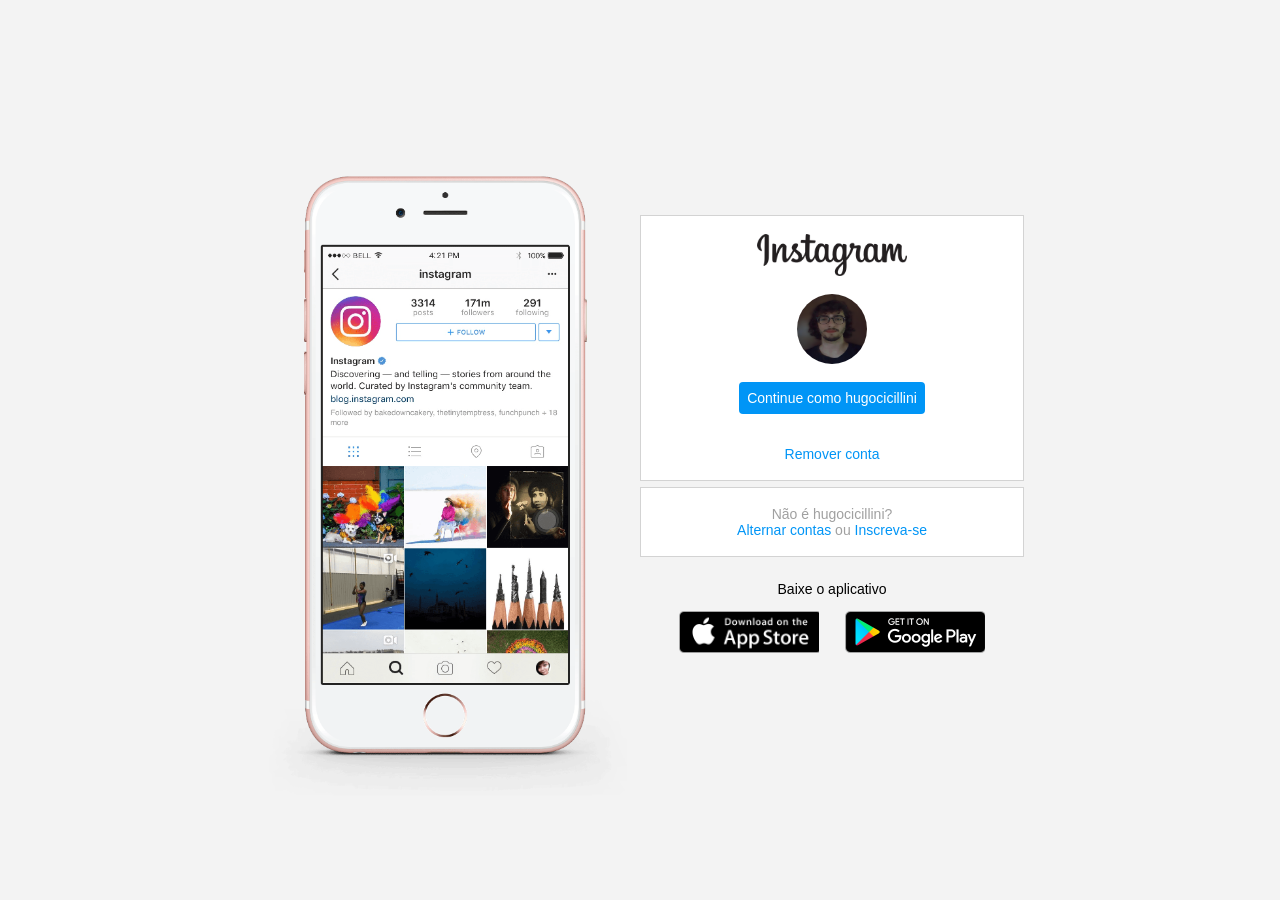
<file: html-css/impulso-javascript-dio/index.html>
<!DOCTYPE html>
<html lang="pt-br">

<head>
  <meta charset="UTF-8">
  <meta name="viewport" content="width=device-width, initial-scale=1.0">
  <link rel="shortcut icon" href="./img/instagram-favicon.png" type="image/x-icon">
  <link rel="stylesheet" href="styles.css">
  <title>Instagram</title>
</head>

<body>
  <div class="instagram-wrapper">
    <div class="instagram-phone">
      <img src="./img/instagram-celular.png" alt="celular">
    </div>
    <div class="instagram-continue">
      <div class="group">
        <img src="./img/instagram-logo.png" class="instagram-logo" alt="instagram logo">
        <div class="profile-photo">
          <img src="./img/perfil.png" alt="foto de perfil">
        </div>
        <a href="#" class="instagram-login">Continue como hugocicillini</a>
        <a href="#" class="instagram-logout">Remover conta</a>
      </div>
      <div class="group">
        <p class="not-account">Não é hugocicillini?</p>
        <p class="not-account">
          <span class="link-blue"><a href="" class="instagram-logout">Alternar contas</a></span>
          ou
          <span class="link-blue"><a href="" class="instagram-logout">Inscreva-se</a></span>
        </p>
      </div>
      <div class="get-the-app">
        <p class="get-app">Baixe o aplicativo</p>
        <div class="download">
          <a href="#" class="app-download"></a>
          <a href="#" class="app-download"></a>
        </div>
      </div>
    </div>
  </div>
</body>

</html>
</file>
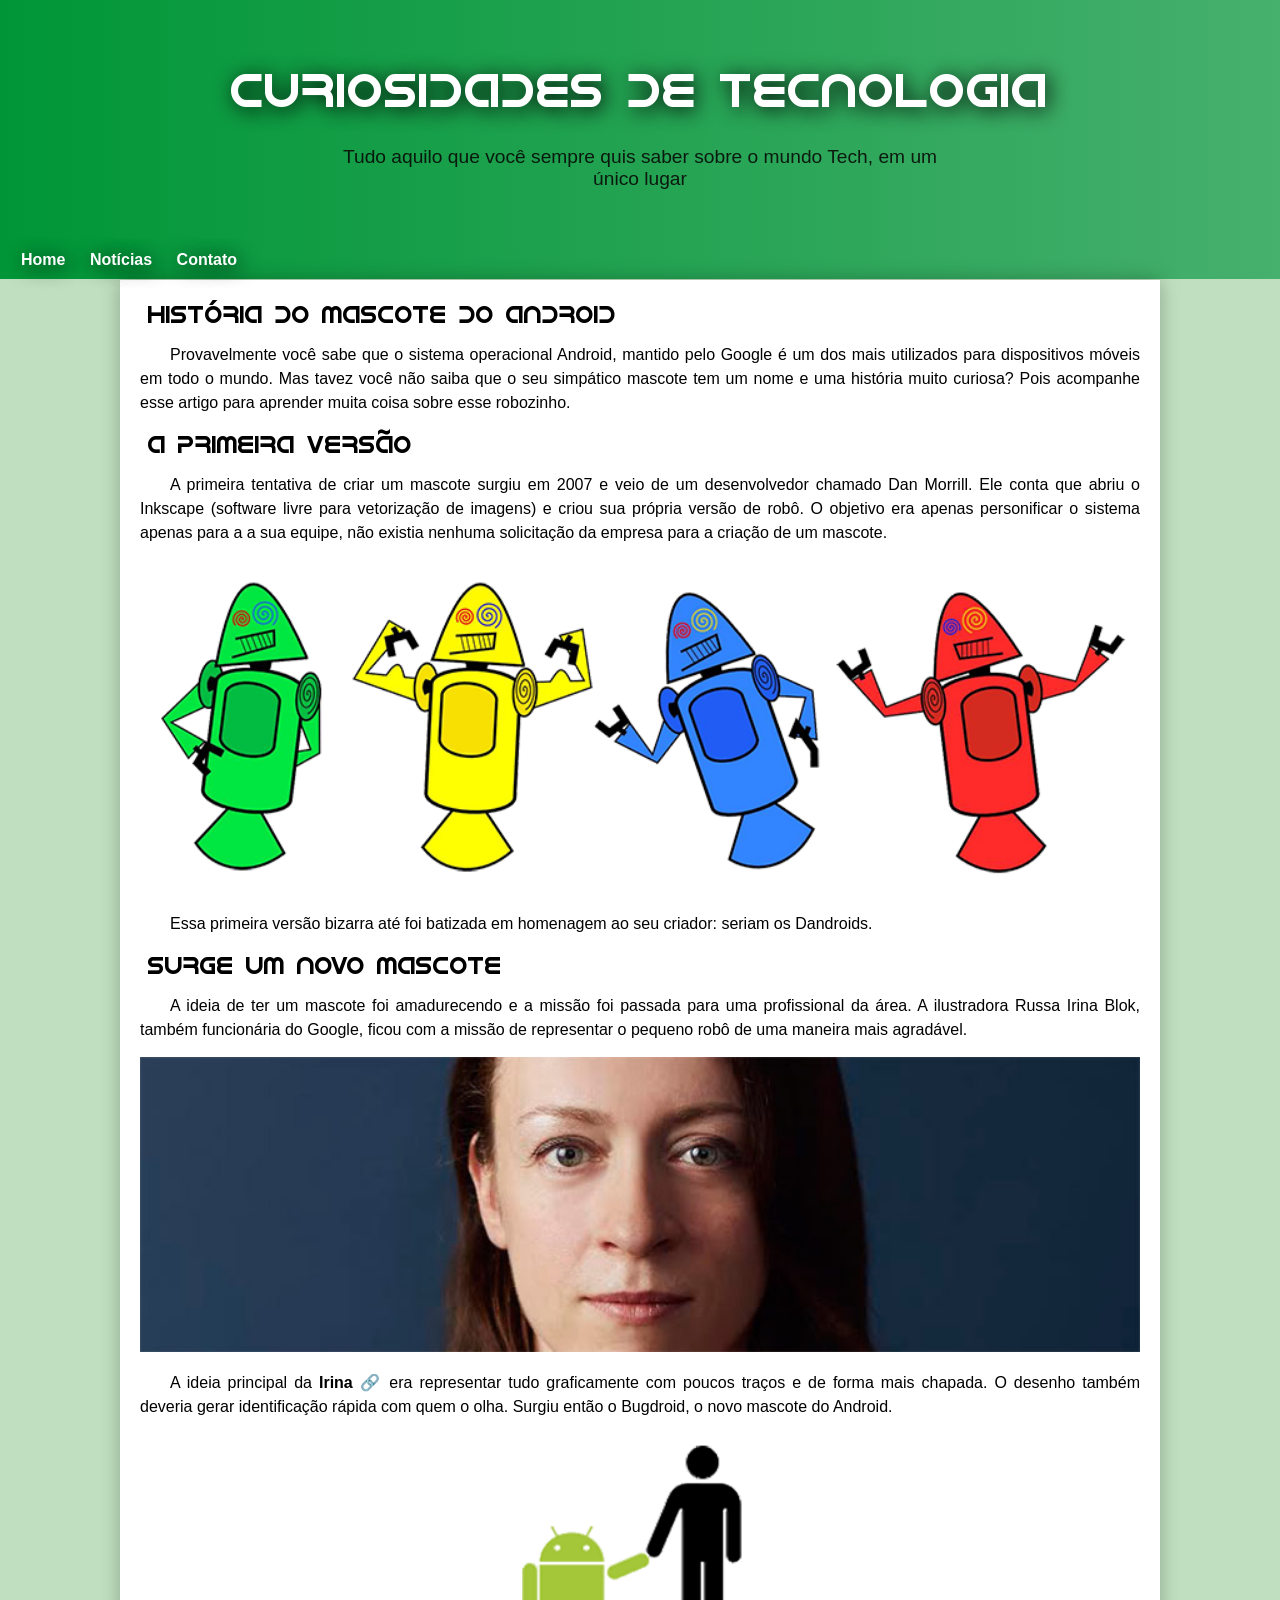
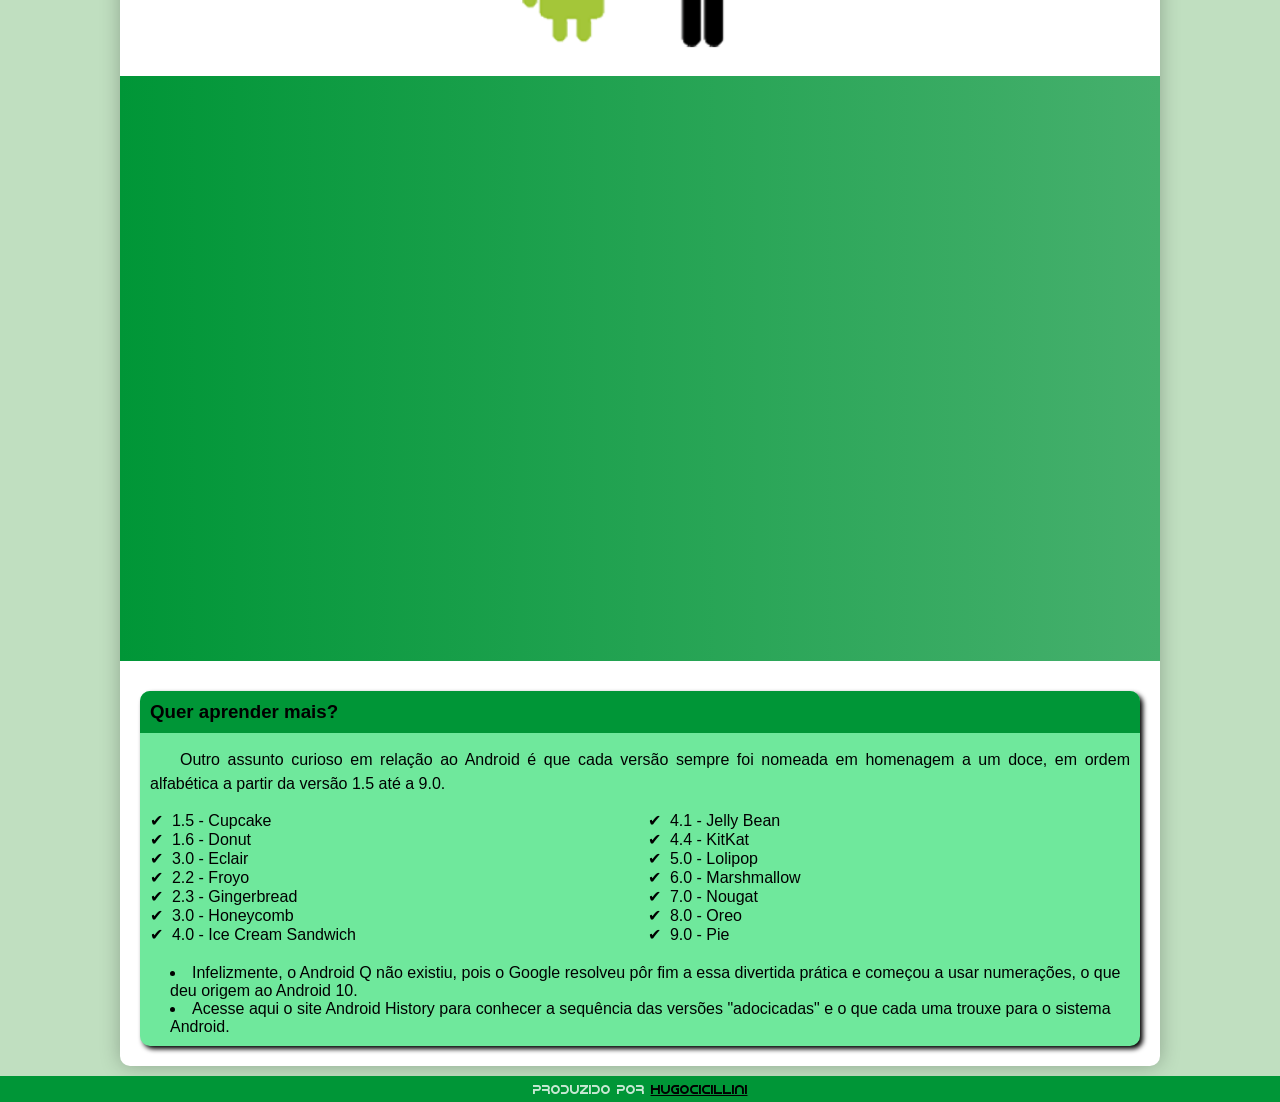
<file: html-css/projeto-android/index.html>
<!DOCTYPE html>
<html lang="pt-br">

<head>
    <meta charset="UTF-8">
    <meta http-equiv="X-UA-Compatible" content="IE=edge">
    <meta name="viewport" content="width=device-width, initial-scale=1.0">
    <title>Como surgiu o mascote do Android</title>
    <link rel="shortcut icon" href="imagens/favicon.ico" type="image/x-icon">
    <link rel="stylesheet" href="style/style.css">

</head>

<body>
    <header>
        <h1>Curiosidades de Tecnologia</h1>
        <p>Tudo aquilo que você sempre quis saber sobre o mundo Tech, em um único lugar</p>
        <nav>
            <a href=#>Home</a>
            <a href=#>Notícias</a>
            <a href=#>Contato</a>
        </nav>
    </header>

    <main>
        <section>
            <h1>História do Mascote do Android
            </h1>

            <p>Provavelmente você sabe que o sistema operacional Android, mantido pelo Google é um dos mais utilizados
                para dispositivos móveis em todo o mundo. Mas tavez você não saiba que o seu simpático mascote tem um
                nome e uma história muito curiosa? Pois acompanhe esse artigo para aprender muita coisa sobre esse
                robozinho.
            </p>

            <h2>A primeira versão

            </h2>

            <p> A primeira tentativa de criar um mascote surgiu em 2007 e veio de um desenvolvedor chamado Dan Morrill.
                Ele conta que abriu o Inkscape (software livre para vetorização de imagens) e criou sua própria versão
                de robô. O objetivo era apenas personificar o sistema apenas para a a sua equipe, não existia nenhuma
                solicitação da empresa para a criação de um mascote.
            </p>

            <picture>
                <source media="(max-width: 800px )" srcset="imagens/dan-droids-pq.png">
                <img src="imagens/dan-droids.png" alt="robots">
            </picture>

            <p>Essa primeira versão bizarra até foi batizada em homenagem ao seu criador: seriam os Dandroids.
            </p>

            <h2>Surge um Novo Mascote
            </h2>

            <p>A ideia de ter um mascote foi amadurecendo e a missão foi passada para uma profissional da área. A
                ilustradora Russa Irina Blok, também funcionária do Google, ficou com a missão de representar o pequeno
                robô de uma maneira mais agradável.
            </p>

            <picture>
                <source media="(max-width: 500px)" srcset="imagens/irina-blok-pq.jpg">
                <img src="imagens/irina-blok.jpg" alt="veia">
            </picture>

            <p>A ideia principal da <a href="#" target="_blank" class="externo">Irina</a> era representar tudo
                graficamente com poucos traços e de forma mais chapada. O desenho também deveria gerar identificação
                rápida com quem o olha. Surgiu então o Bugdroid, o novo mascote do Android.
            </p>

            <p>
                <abbr title="Robozinho Android"><img src="imagens/bugdroid.png" class="pequena" alt="homem"></abbr>
            </p>

            <div class="video">
                <iframe width="560" height="315" src="https://www.youtube.com/embed/xLMP4ro14fo"
                    title="YouTube video player" frameborder="0"
                    allow="accelerometer; autoplay; clipboard-write; encrypted-media; gyroscope; picture-in-picture"
                    allowfullscreen></iframe>
            </div>

            <aside>
                <h3><strong>Quer aprender mais?</strong>
                </h3>

                <p>Outro assunto curioso em relação ao Android é que cada versão sempre foi nomeada em homenagem a um
                    doce, em ordem alfabética a partir da versão 1.5 até a 9.0.
                </p>

                <ul>
                    <li>1.5 - Cupcake</li>
                    <li>1.6 - Donut</li>
                    <li>3.0 - Eclair</li>
                    <li>2.2 - Froyo</li>
                    <li>2.3 - Gingerbread</li>
                    <li>3.0 - Honeycomb</li>
                    <li>4.0 - Ice Cream Sandwich</li>
                    <li>4.1 - Jelly Bean</li>
                    <li>4.4 - KitKat</li>
                    <li>5.0 - Lolipop</li>
                    <li>6.0 - Marshmallow</li>
                    <li>7.0 - Nougat</li>
                    <li>8.0 - Oreo</li>
                    <li>9.0 - Pie</li>
                </ul>

                <li>Infelizmente, o Android Q não existiu, pois o Google resolveu pôr fim a essa divertida prática e
                    começou a usar numerações, o que deu origem ao Android 10.
                </li>

                <li>Acesse aqui o site Android History para conhecer a sequência das versões "adocicadas" e o que cada
                    uma trouxe para o sistema Android.
                </li>
            </aside>
        </section>
    </main>

    <footer>
        <p>Produzido por <a href="https://github.com/hugocicillini" target="_blank" rel="dofollow">hugocicillini</a></p>
    </footer>
</body>

</html>
</file>
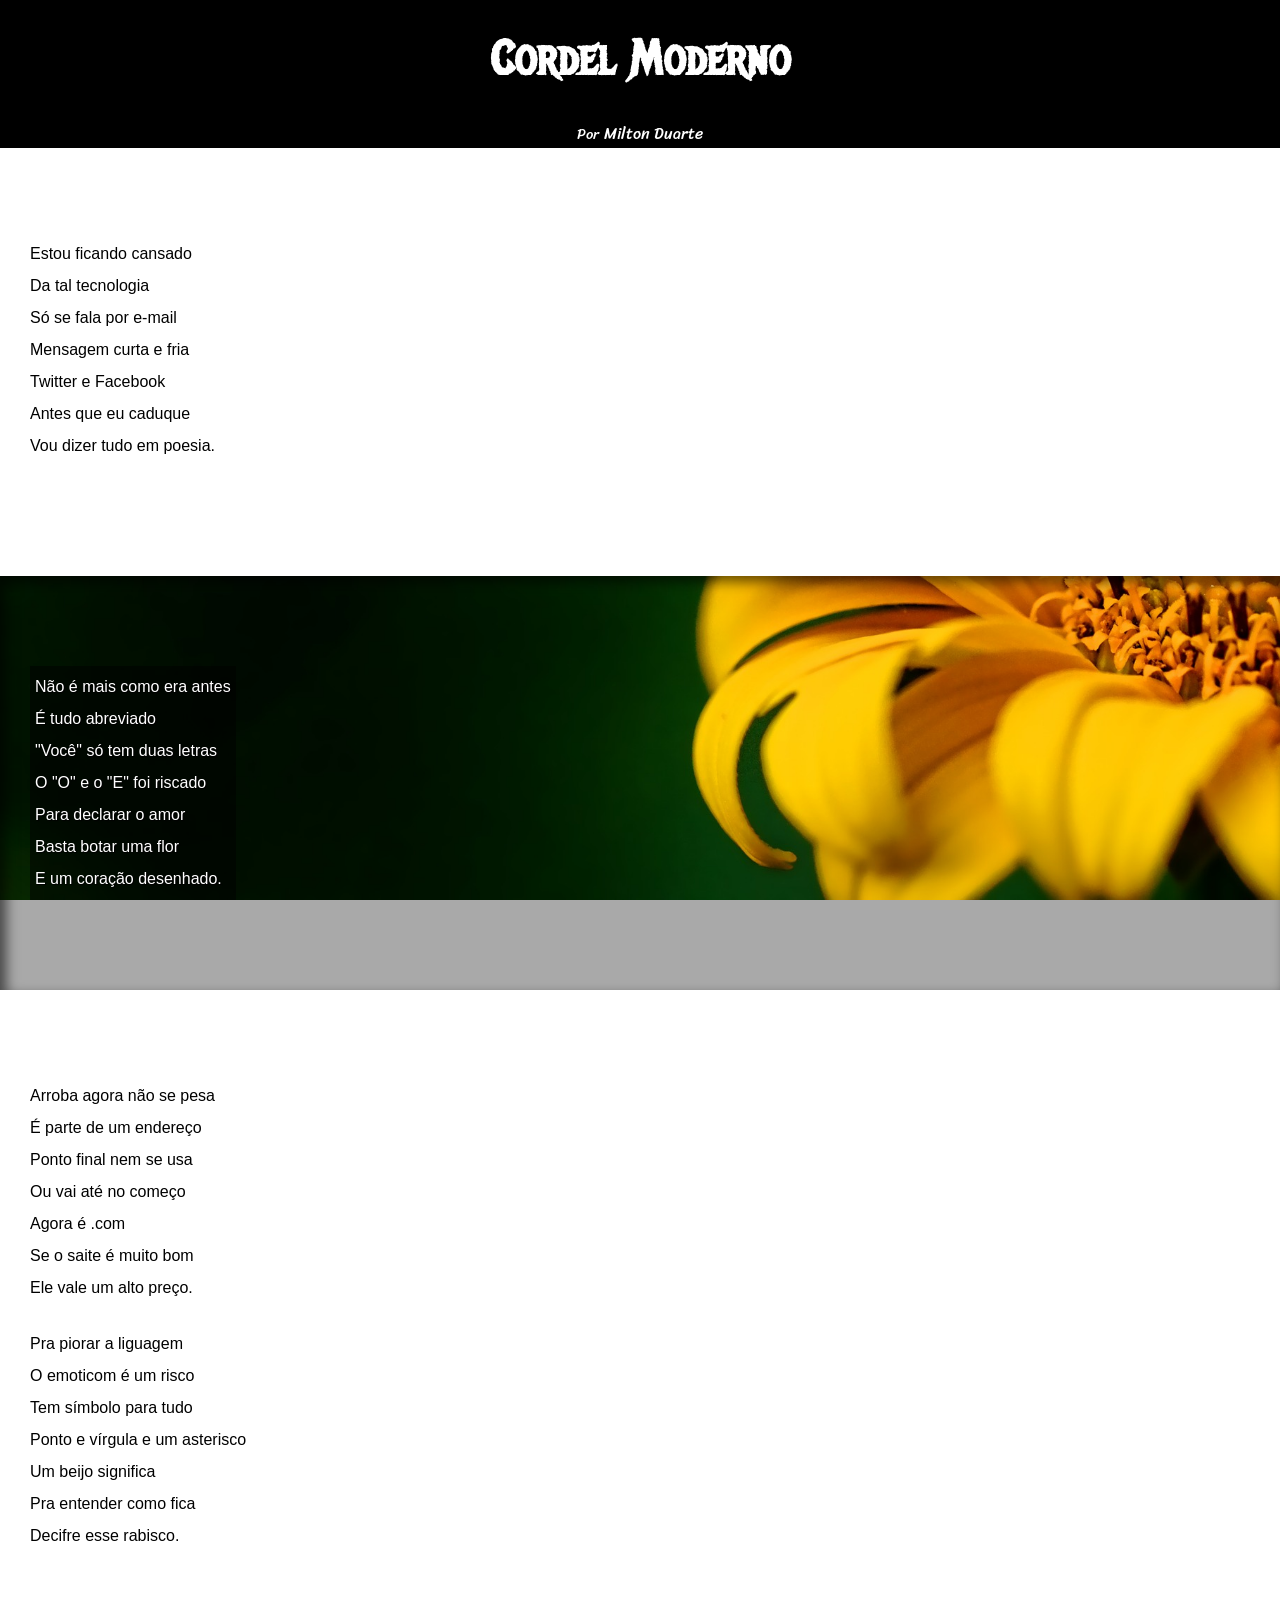
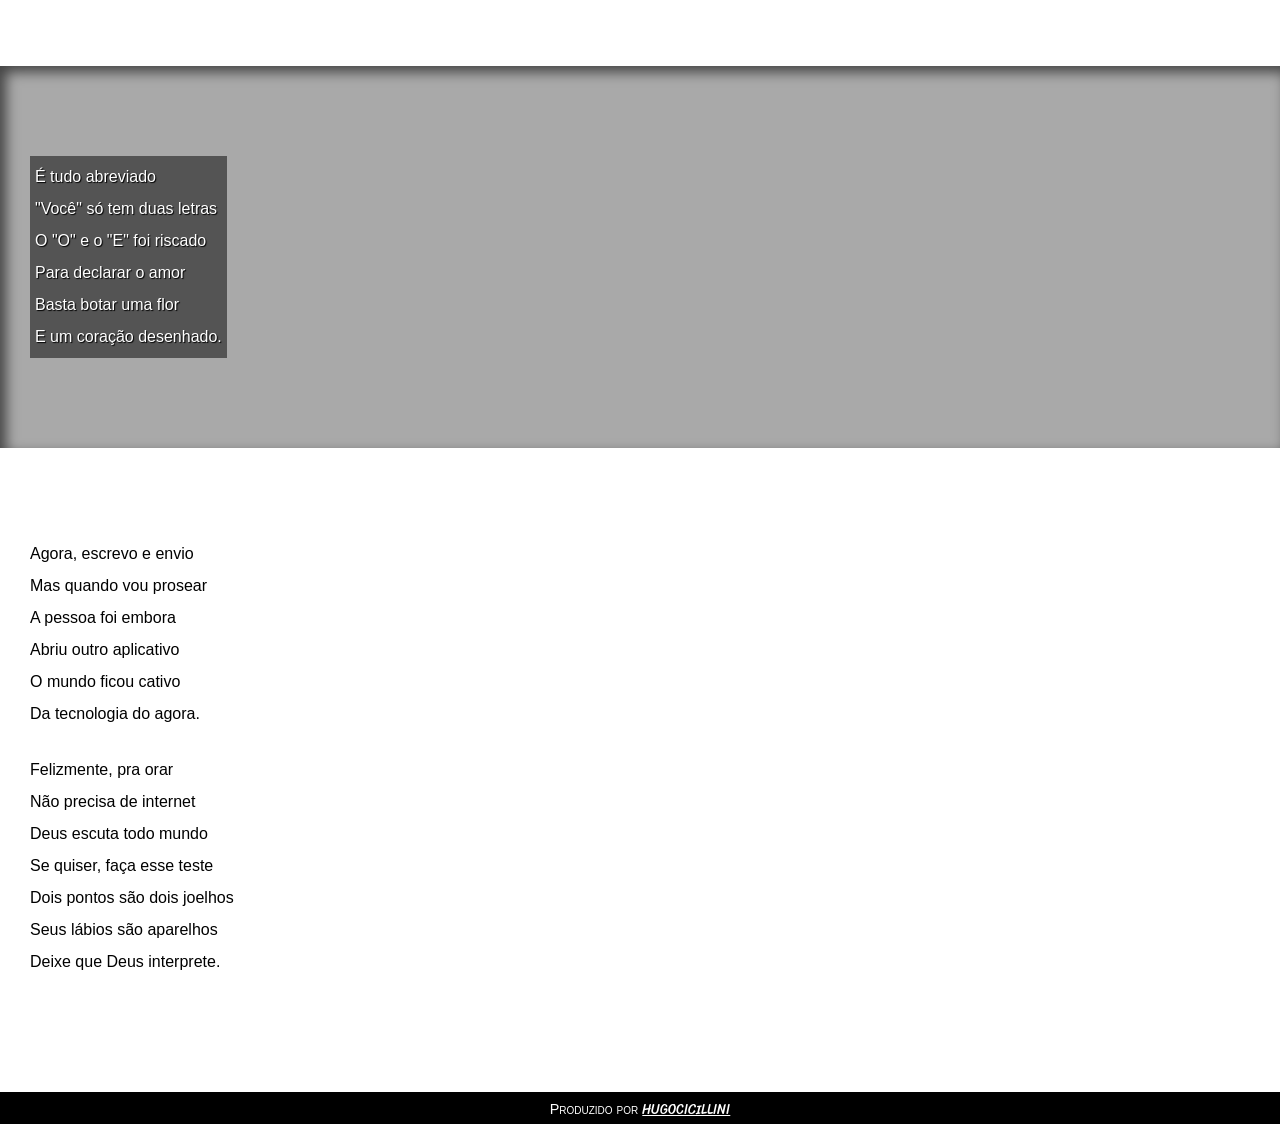
<file: html-css/projeto-cordel/index.html>
<!DOCTYPE html>
<html lang="pt-br">

<head>
    <meta charset="UTF-8">
    <meta http-equiv="X-UA-Compatible" content="IE=edge">
    <meta name="viewport" content="width=device-width, initial-scale=1.0">
    <title>Cordel Moderno</title>
    <link rel="stylesheet" href="style/style.css">
</head>

<body>
    <header>
        <h1>Cordel Moderno</h1>
        <p><span class="span">Por</span> <a href="https://www.recantodasletras.com.br/poesias/3186743"
                target="_blank">Milton Duarte</a></p>
    </header>
    <section class="normal">
        <p>
            Estou ficando cansado<br>
            Da tal tecnologia<br>
            Só se fala por e-mail<br>
            Mensagem curta e fria<br>
            Twitter e Facebook<br>
            Antes que eu caduque<br>
            Vou dizer tudo em poesia.
        </p>
    </section>

    <section class="imagem" id="img01">
        <p>
            Não é mais como era antes<br>
            É tudo abreviado<br>
            "Você" só tem duas letras<br>
            O "O" e o "E" foi riscado<br>
            Para declarar o amor<br>
            Basta botar uma flor<br>
            E um coração desenhado.
        </p>
    </section>

    <section class="normal">
        <p>
            Arroba agora não se pesa <br>
            É parte de um endereço<br>
            Ponto final nem se usa<br>
            Ou vai até no começo<br>
            Agora é .com<br>
            Se o saite é muito bom<br>
            Ele vale um alto preço.
        </p>
        <p>
            Pra piorar a liguagem<br>
            O emoticom é um risco<br>
            Tem símbolo para tudo<br>
            Ponto e vírgula e um asterisco<br>
            Um beijo significa<br>
            Pra entender como fica<br>
            Decifre esse rabisco.
        </p>
    </section>

    <section class="imagem" id="img02">
        <p>
            É tudo abreviado<br>
            "Você" só tem duas letras<br>
            O "O" e o "E" foi riscado<br>
            Para declarar o amor<br>
            Basta botar uma flor<br>
            E um coração desenhado.
        </p>
    </section>

    <section class="normal">
        <p>
            Agora, escrevo e envio<br>
            Mas quando vou prosear<br>
            A pessoa foi embora<br>
            Abriu outro aplicativo<br>
            O mundo ficou cativo<br>
            Da tecnologia do agora.
        </p>
        <p>
            Felizmente, pra orar<br>
            Não precisa de internet<br>
            Deus escuta todo mundo<br>
            Se quiser, faça esse teste<br>
            Dois pontos são dois joelhos<br>
            Seus lábios são aparelhos<br>
            Deixe que Deus interprete.<br>
        </p>
    </section>
    <footer>
        Produzido por <a href="https://github.com/hugocicillini" rel="dofollow" target="_blank">hugocicillini</a>
    </footer>
</body>

</html>
</file>
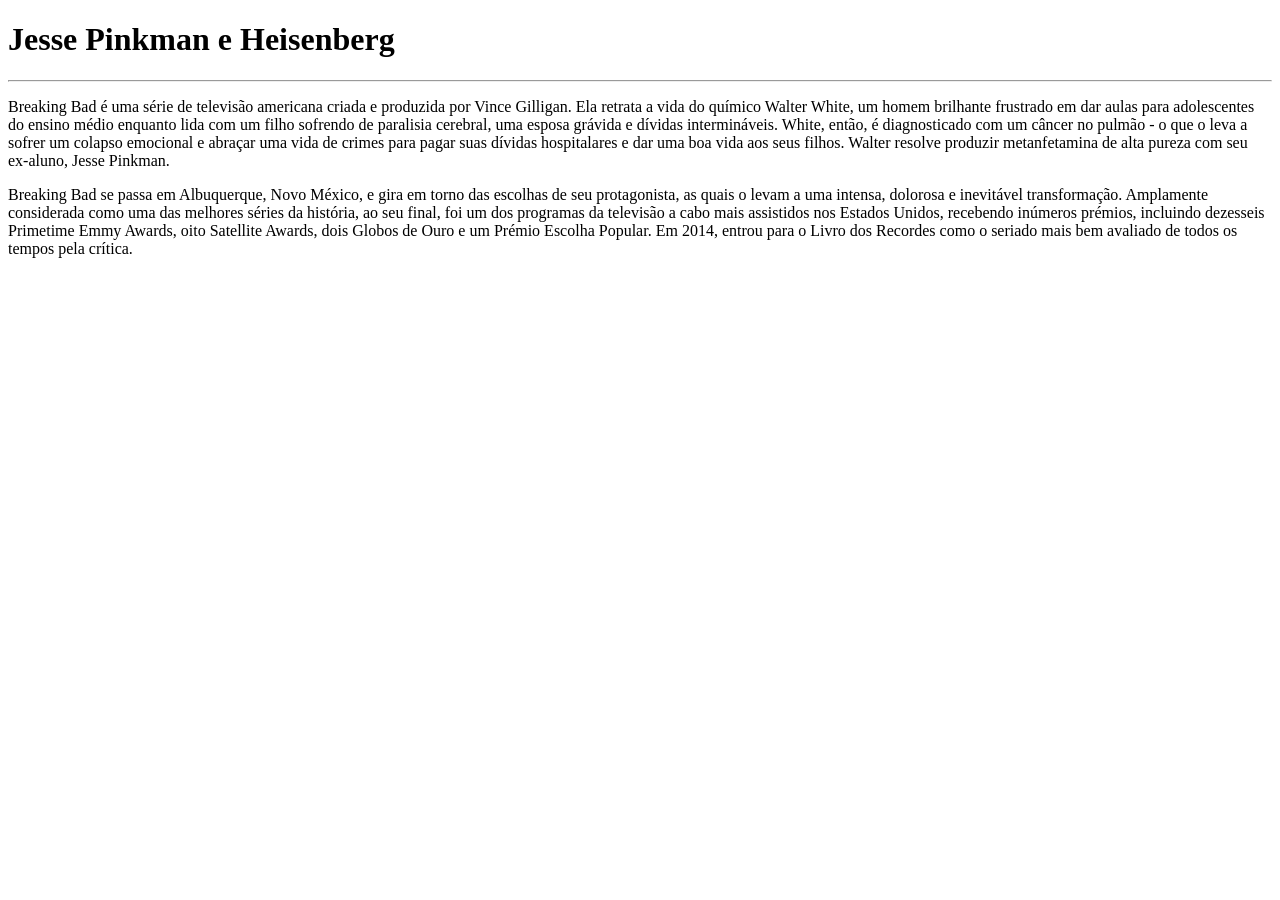
<file: html-css/exercicios-guanabara/ex001/index.html>
<!DOCTYPE html>
<html lang="pt-br">
<head>
    <meta charset="UTF-8">
    <meta http-equiv="X-UA-Compatible" content="IE=edge">
    <meta name="viewport" content="width=device-width, initial-scale=1.0">
    <title>Breaking Bad</title>
</head>
<body>
    <h1>Jesse Pinkman e Heisenberg</h1>
    <hr>
    <p>Breaking Bad é uma série de televisão americana criada e produzida por Vince Gilligan. Ela retrata a vida do químico Walter White, um homem brilhante frustrado em dar aulas para adolescentes do ensino médio enquanto lida com um filho sofrendo de paralisia cerebral, uma esposa grávida e dívidas intermináveis. White, então, é diagnosticado com um câncer no pulmão - o que o leva a sofrer um colapso emocional e abraçar uma vida de crimes para pagar suas dívidas hospitalares e dar uma boa vida aos seus filhos. Walter resolve produzir metanfetamina de alta pureza com seu ex-aluno, Jesse Pinkman.</p>
    <p>Breaking Bad se passa em Albuquerque, Novo México, e gira em torno das escolhas de seu protagonista, as quais o levam a uma intensa, dolorosa e inevitável transformação. Amplamente considerada como uma das melhores séries da história, ao seu final, foi um dos programas da televisão a cabo mais assistidos nos Estados Unidos, recebendo inúmeros prémios, incluindo dezesseis Primetime Emmy Awards, oito Satellite Awards, dois Globos de Ouro e um Prémio Escolha Popular. Em 2014, entrou para o Livro dos Recordes como o seriado mais bem avaliado de todos os tempos pela crítica.</p>
</body>
</html>
</file>
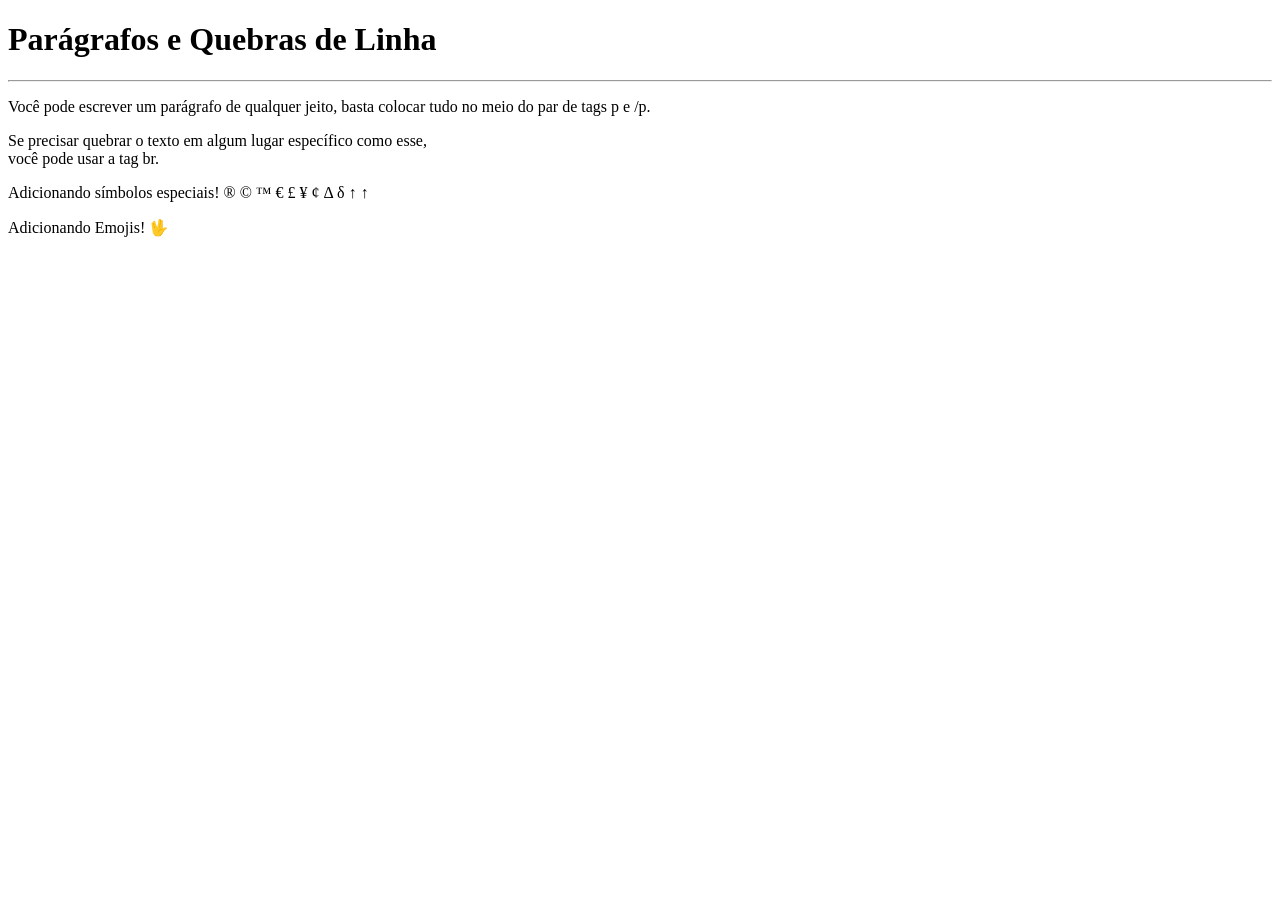
<file: html-css/exercicios-guanabara/ex002/index.html>
<!DOCTYPE html>
<html lang="pt-br">
<head>
    <meta charset="UTF-8">
    <meta http-equiv="X-UA-Compatible" content="IE=edge">
    <meta name="viewport" content="width=device-width, initial-scale=1.0">
    <title>Parágrafos</title>
</head>
<body>
    <h1>Parágrafos e Quebras de Linha</h1>
    <hr>
    <p> Você pode escrever um parágrafo de qualquer jeito, basta colocar tudo no meio do par de tags p e /p. </p>
    <p>Se precisar quebrar o texto em algum lugar específico como esse, <br> você pode usar a tag br. </p>
    <!--Exemplo de Comentário-->

    <p> Adicionando símbolos especiais!
    &reg;
    &copy;
    &trade;
    &euro;
    &pound;
    &yen;
    &cent;
    &Delta;
    &delta;
    &uparrow;
    &uarr;
    </p>
    <p> Adicionando Emojis!
    &#x1f596;
    </p>

</body>
</html>
</file>
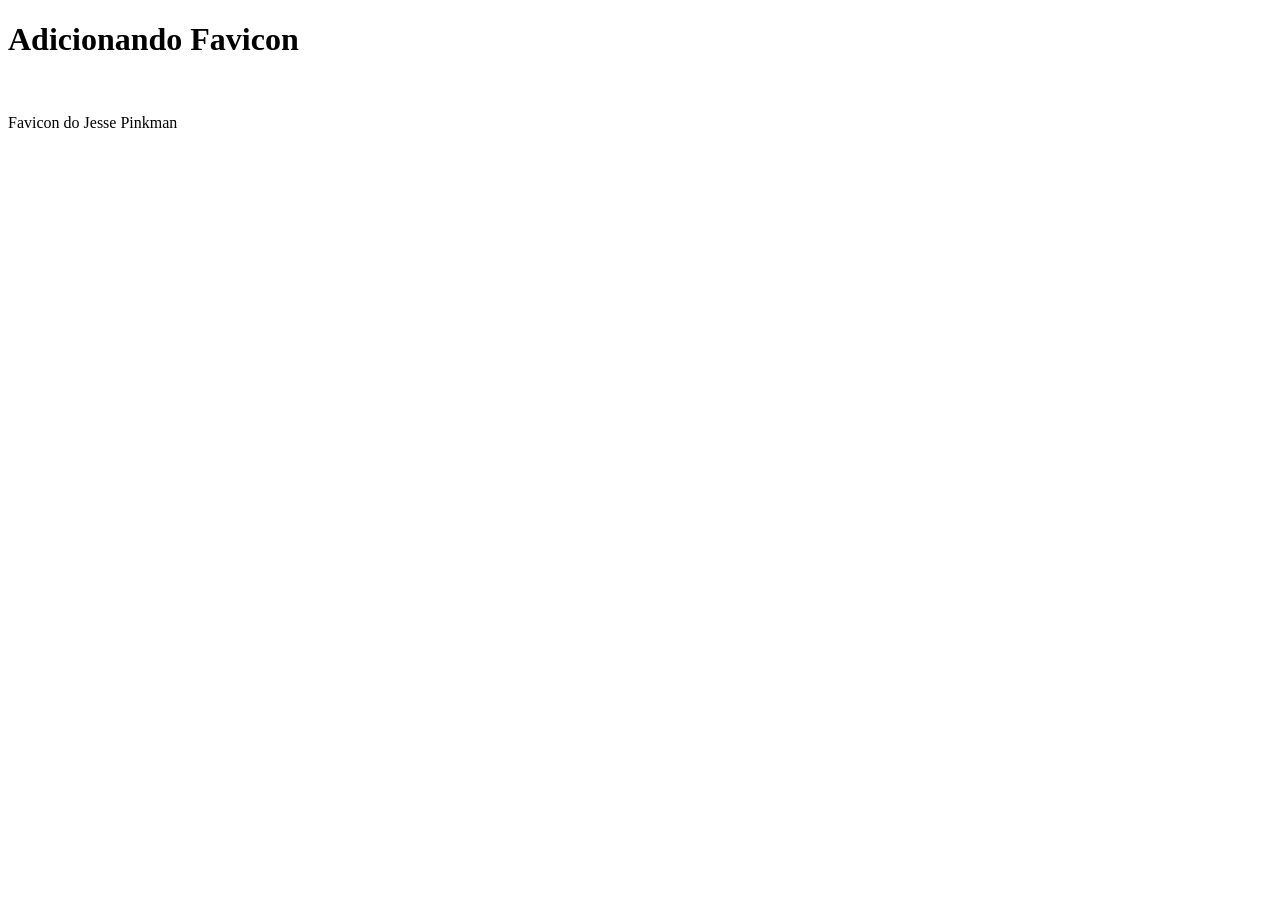
<file: html-css/exercicios-guanabara/ex004/index.html>
<!DOCTYPE html>
<html lang="pt-br">
<head>
    <meta charset="UTF-8">
    <meta http-equiv="X-UA-Compatible" content="IE=edge">
    <meta name="viewport" content="width=device-width, initial-scale=1.0">
    <link rel="shortcut icon" href="favicon.ico" type="image/x-icon"> 
    <title>Jesse Pinkman</title>
</head>
<body>
    <h1>Adicionando Favicon</h1> <br>
    <p>Favicon do Jesse Pinkman</p>
</body>
</html>
</file>
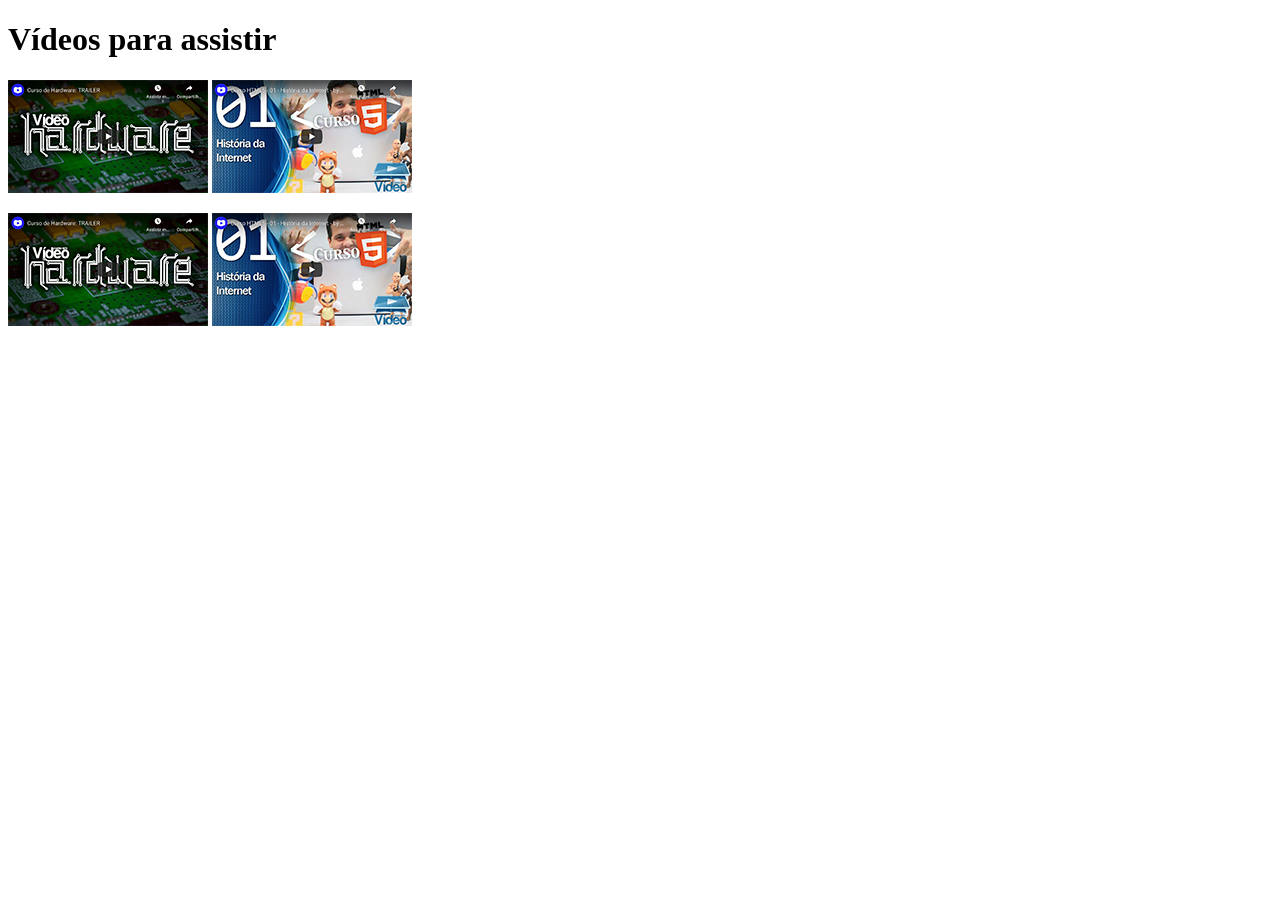
<file: html-css/exercicios-guanabara/ex005/index.html>
<!DOCTYPE html>
<html lang="pt-br">
<head>
    <meta charset="UTF-8">
    <meta http-equiv="X-UA-Compatible" content="IE=edge">
    <meta name="viewport" content="width=device-width, initial-scale=1.0">
    <title>Vídeos</title>
</head>
<body>
    <h1>Vídeos para assistir</h1>
        <p>
        <a href="pag02.html" target="_self" rel="next"><img src="imagens/thumb-hardware.png" alt="hardware"></a>
        <a href="pag03.html" target="_self" rel="next"><img src="imagens/thumb-html.png" alt="html"></a>
        </p>
        <p>
        <a href="pag04.html" target="_self" rel="next"><img src="imagens/thumb-hardware.png" alt="html"></a>
        <a href="pag05.html" target="_self" rel="next"><img src="imagens/thumb-html.png" alt="html"></a>
    </p>
</html>
</file>
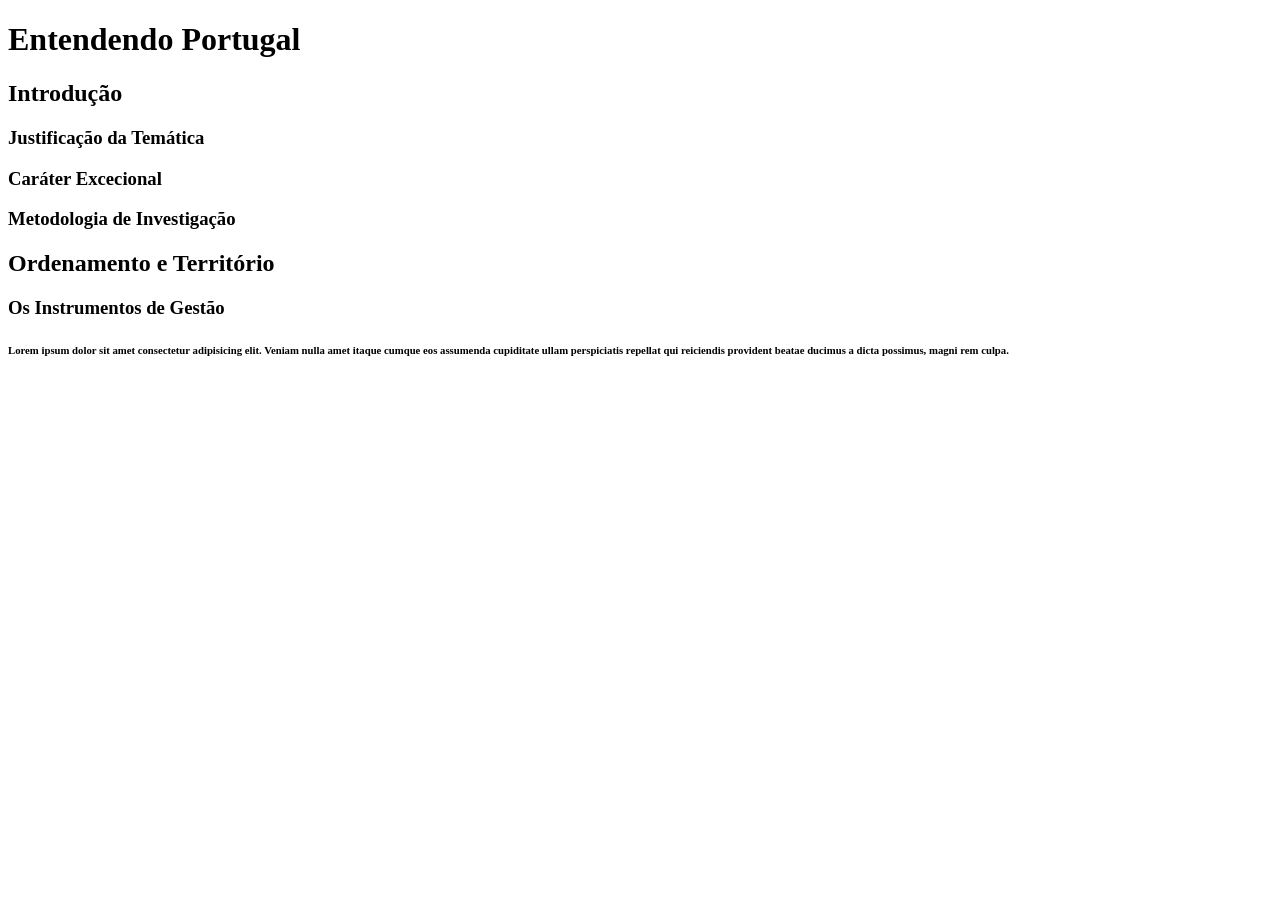
<file: html-css/exercicios-guanabara/ex006/index.html>
<!DOCTYPE html>
<html lang="pt-br">
<head>
    <meta charset="UTF-8">
    <meta http-equiv="X-UA-Compatible" content="IE=edge">
    <meta name="viewport" content="width=device-width, initial-scale=1.0">
    <link rel="shortcut icon" href="favicon.ico" type="image/x-icon">
    <title>Hierarquia de Títulos</title>
</head>
<body>
    <h1>Entendendo Portugal</h1>
    <h2>Introdução</h2>
    <h3>Justificação da Temática</h3>
    <h3>Caráter Excecional</h3>
    <h3>Metodologia de Investigação</h3>
    <h2>Ordenamento e Território</h2> 
    <h3>Os Instrumentos de Gestão</h3>
    <h6>Lorem ipsum dolor sit amet consectetur adipisicing elit. Veniam nulla amet itaque cumque eos assumenda cupiditate ullam perspiciatis repellat qui reiciendis provident beatae ducimus a dicta possimus, magni rem culpa.</h6>
</body>
</html>
</file>
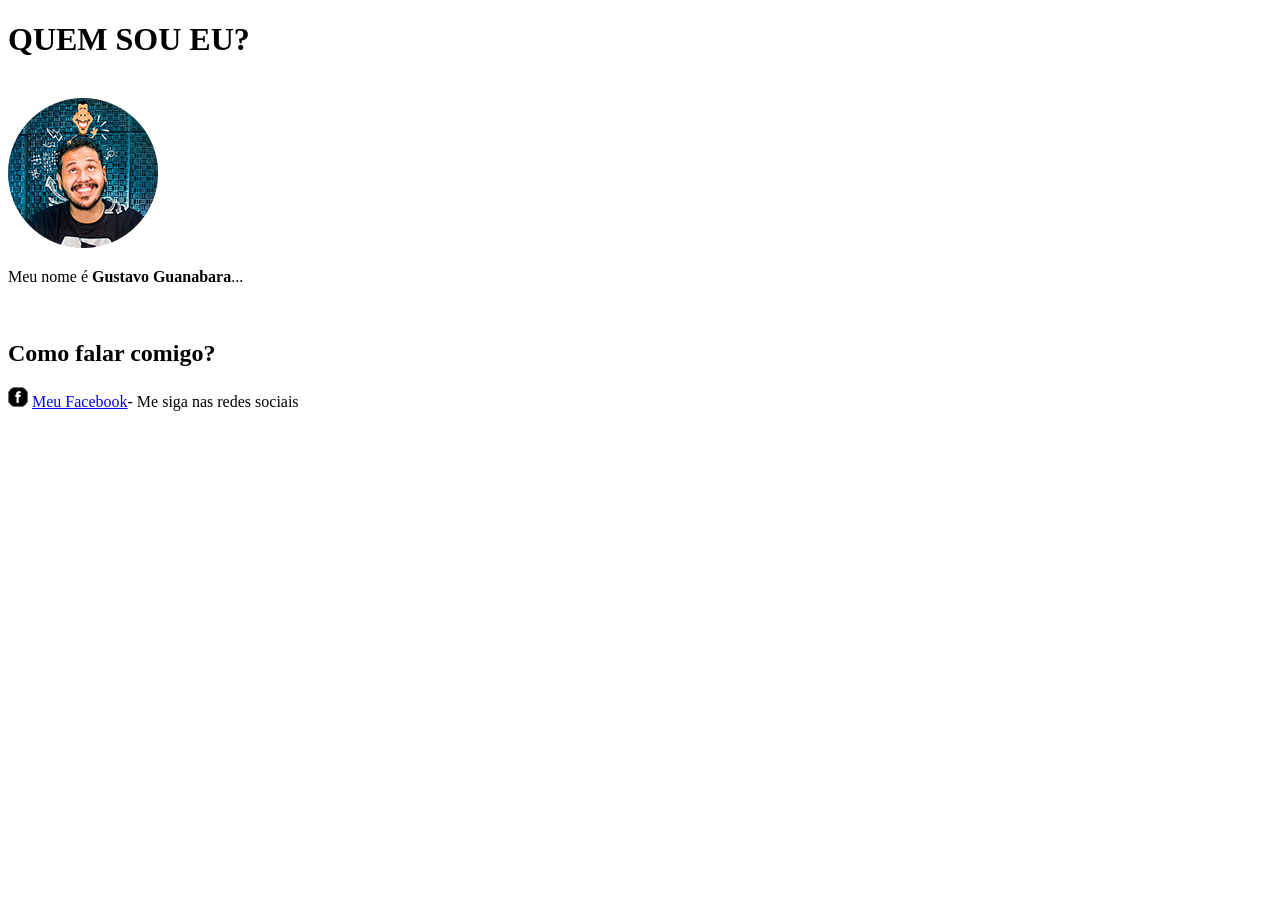
<file: html-css/exercicios-guanabara/ex007/index.html>
<!DOCTYPE html>
<html lang="pt-br">
<head>
    <meta charset="UTF-8">
    <meta http-equiv="X-UA-Compatible" content="IE=edge">
    <meta name="viewport" content="width=device-width, initial-scale=1.0">
    <title>Social</title>
    <link rel="shortcut icon" href="foto-perfil-guanabara.png" type="image/x-icon">
</head>
<body>
    <h1>QUEM SOU EU?</h1><br>
    <img src="foto-perfil-guanabara.png" alt="minha foto"><br>
    <p>Meu nome é <strong>Gustavo Guanabara</strong>...</p><br>
    <h2>Como falar comigo?</h2>
    <p><img src="icone-facebook.png" alt="facebook"> <a href="https://www.youtube.com" target="_blank" rel="dofollow">Meu Facebook</a>- Me siga nas redes sociais </p>
</body>
</html>
</file>
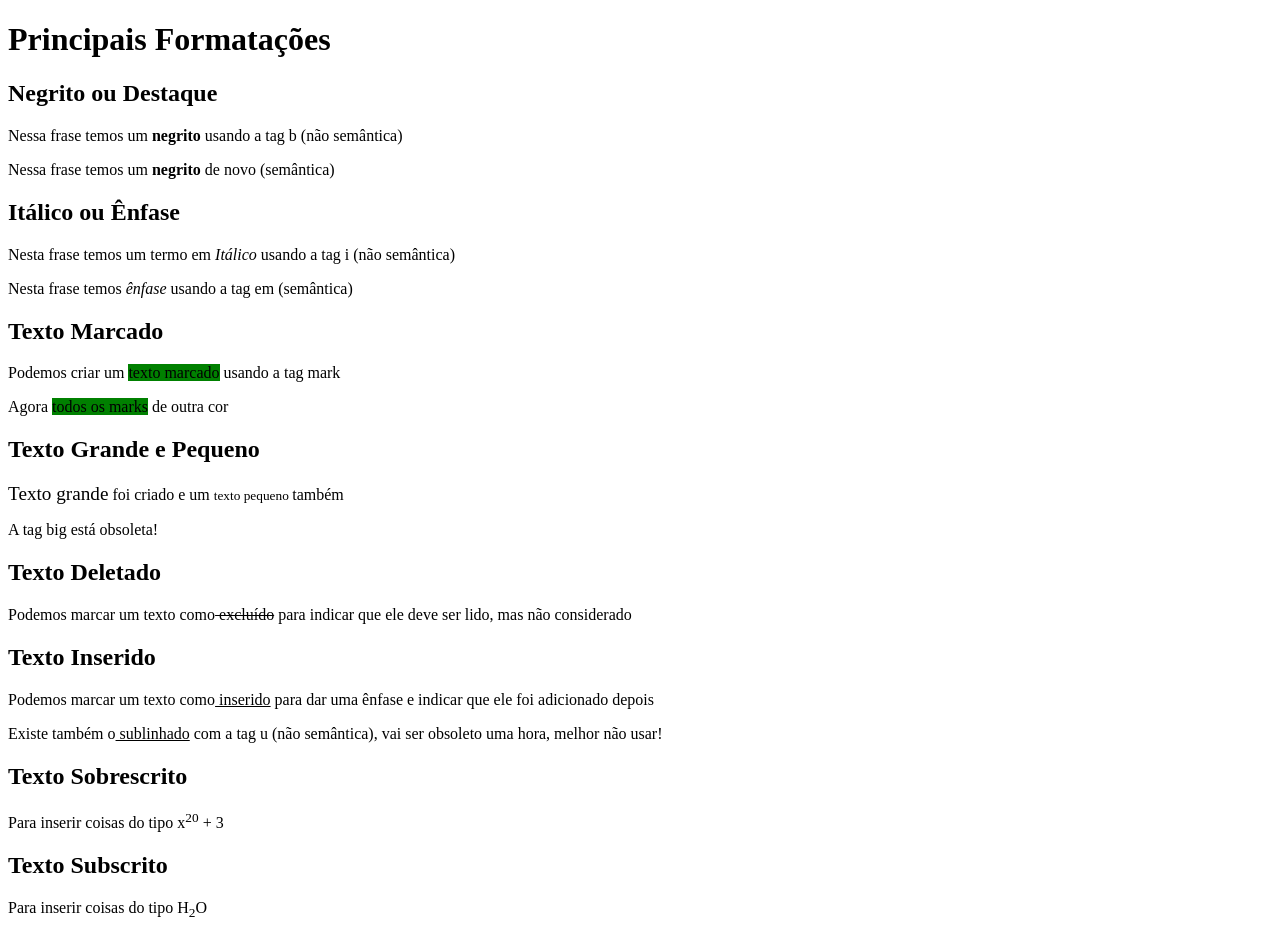
<file: html-css/exercicios-guanabara/ex008/index.html>
<!DOCTYPE html>
<html lang="pt-br">
<head>
    <meta charset="UTF-8">
    <meta http-equiv="X-UA-Compatible" content="IE=edge">
    <meta name="viewport" content="width=device-width, initial-scale=1.0">
    <title>Formatação de Textos</title>
    <style> mark{
        background-color: green;
    }
    </style>
</head>
<body>
    <h1>Principais Formatações</h1>
    <h2>Negrito ou Destaque</h2>
    <p>Nessa frase temos um <b>negrito</b> usando a tag b (não semântica)</p>
    <p>Nessa frase temos um <strong>negrito</strong> de novo (semântica)</p>
    <h2>Itálico ou Ênfase</h2>
    <p>Nesta frase temos um termo em <i>Itálico</i> usando a tag i (não semântica)</p>
    <p>Nesta frase temos <em>ênfase</em> usando a tag em (semântica)</p>
    <h2>Texto Marcado</h2>
    <p>Podemos criar um <mark>texto marcado</mark> usando a tag mark</p>
    <p>Agora <mark>todos os marks</mark> de outra cor</p>
    <h2>Texto Grande e Pequeno</h2>
    <p><big>Texto grande</big> foi criado e um <small>texto pequeno </small>também</p>
    <p> A tag big está obsoleta!</p>
    <h2>Texto Deletado</h2>
    <p>Podemos marcar um texto como<del> excluído</del> para indicar que ele deve ser lido, mas não considerado</p>
    <h2>Texto Inserido</h2>
    <p>Podemos marcar um texto como<ins> inserido</ins> para dar uma ênfase e indicar que ele foi adicionado depois</p>
    <p>Existe também o<u> sublinhado</u> com a tag u (não semântica), vai ser obsoleto uma hora, melhor não usar!</p>
    <h2>Texto Sobrescrito</h2>
    <p>Para inserir coisas do tipo x<sup>20</sup> + 3</p>
    <h2>Texto Subscrito</h2>
    <p>Para inserir coisas do tipo H<sub>2</sub>O<p>
</body>

</html>
</file>
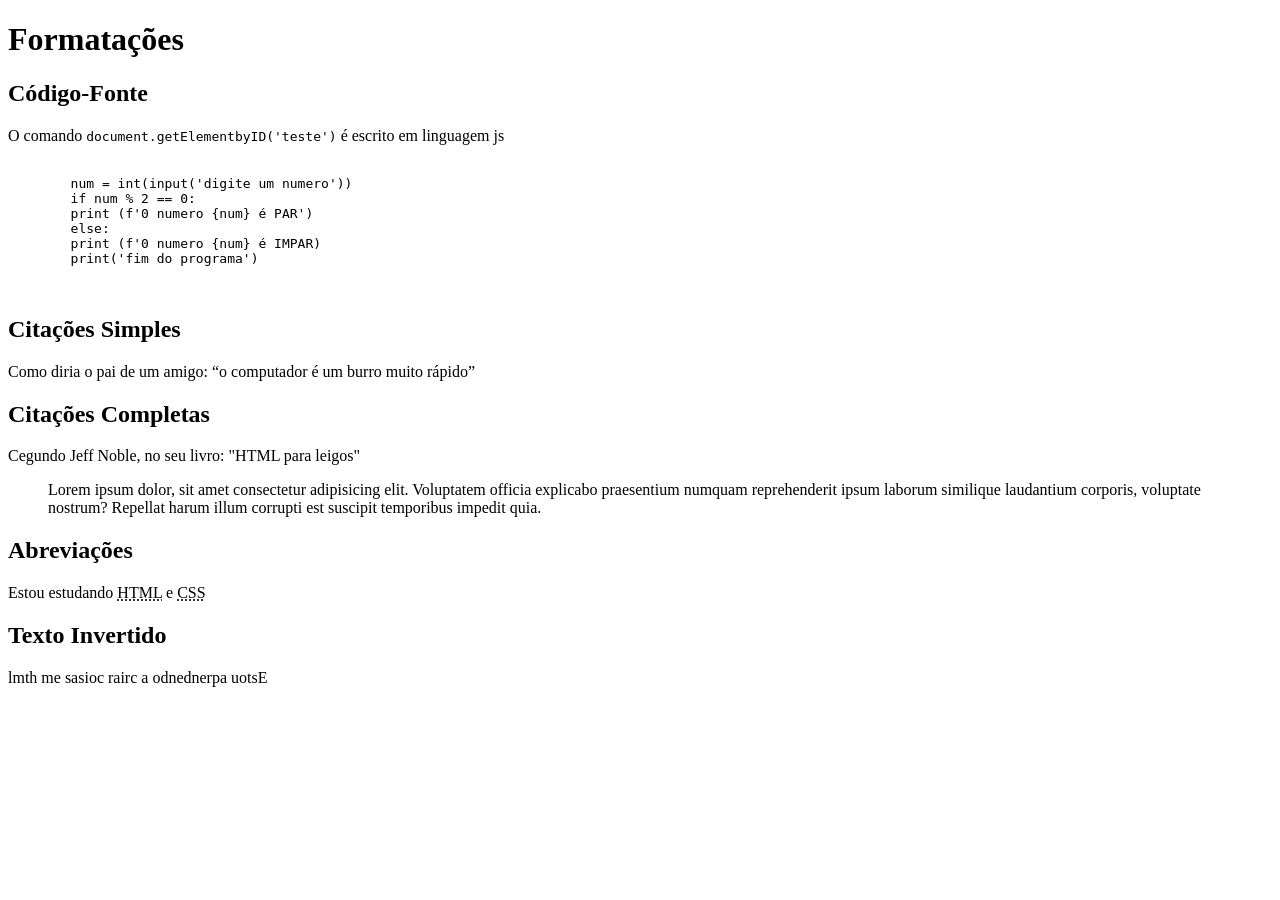
<file: html-css/exercicios-guanabara/ex008b/index.html>
<!DOCTYPE html>
<html lang="pt-br">
<head>
    <meta charset="UTF-8">
    <meta http-equiv="X-UA-Compatible" content="IE=edge">
    <meta name="viewport" content="width=device-width, initial-scale=1.0">
    <title>Formatações Parte 2</title>
</head>
<body>
    <h1>Formatações</h1>
    <h2>Código-Fonte</h2>
    <p>O comando <code>document.getElementbyID('teste')</code> é escrito em linguagem js</p>
    <pre>
        <code>
        num = int(input('digite um numero'))
        if num % 2 == 0:
        print (f'0 numero {num} é PAR')
        else:
        print (f'0 numero {num} é IMPAR)
        print('fim do programa')
        </code>
    </pre>
    <h2>Citações Simples</h2>
    <p>Como diria o pai de um amigo: <q>o computador é um burro muito rápido</q></p>
    <h2>Citações Completas</h2>
    <p>Cegundo Jeff Noble, no seu livro: "HTML para leigos"</p>
    <blockquote cite="https://www.google.com.br/books/edition/INST_HTML_PROG/t1gPAQAAMAAJ?hl=pt-BR&gbpv=0&bsq=html">
        Lorem ipsum dolor, sit amet consectetur adipisicing elit. Voluptatem officia explicabo praesentium numquam reprehenderit ipsum laborum similique laudantium corporis, voluptate nostrum? Repellat harum illum corrupti est suscipit temporibus impedit quia.
    </blockquote>
    <h2>Abreviações</h2>
    <p>Estou estudando <abbr title="HyperText Markup Language">HTML</abbr> e <abbr title="Cascading Stile Sheets">CSS</abbr></p>
    <h2>Texto Invertido</h2>
    <p><bdo dir="rtl">Estou aprendendo a criar coisas em html</bdo></p>
</body>
</html>
</file>
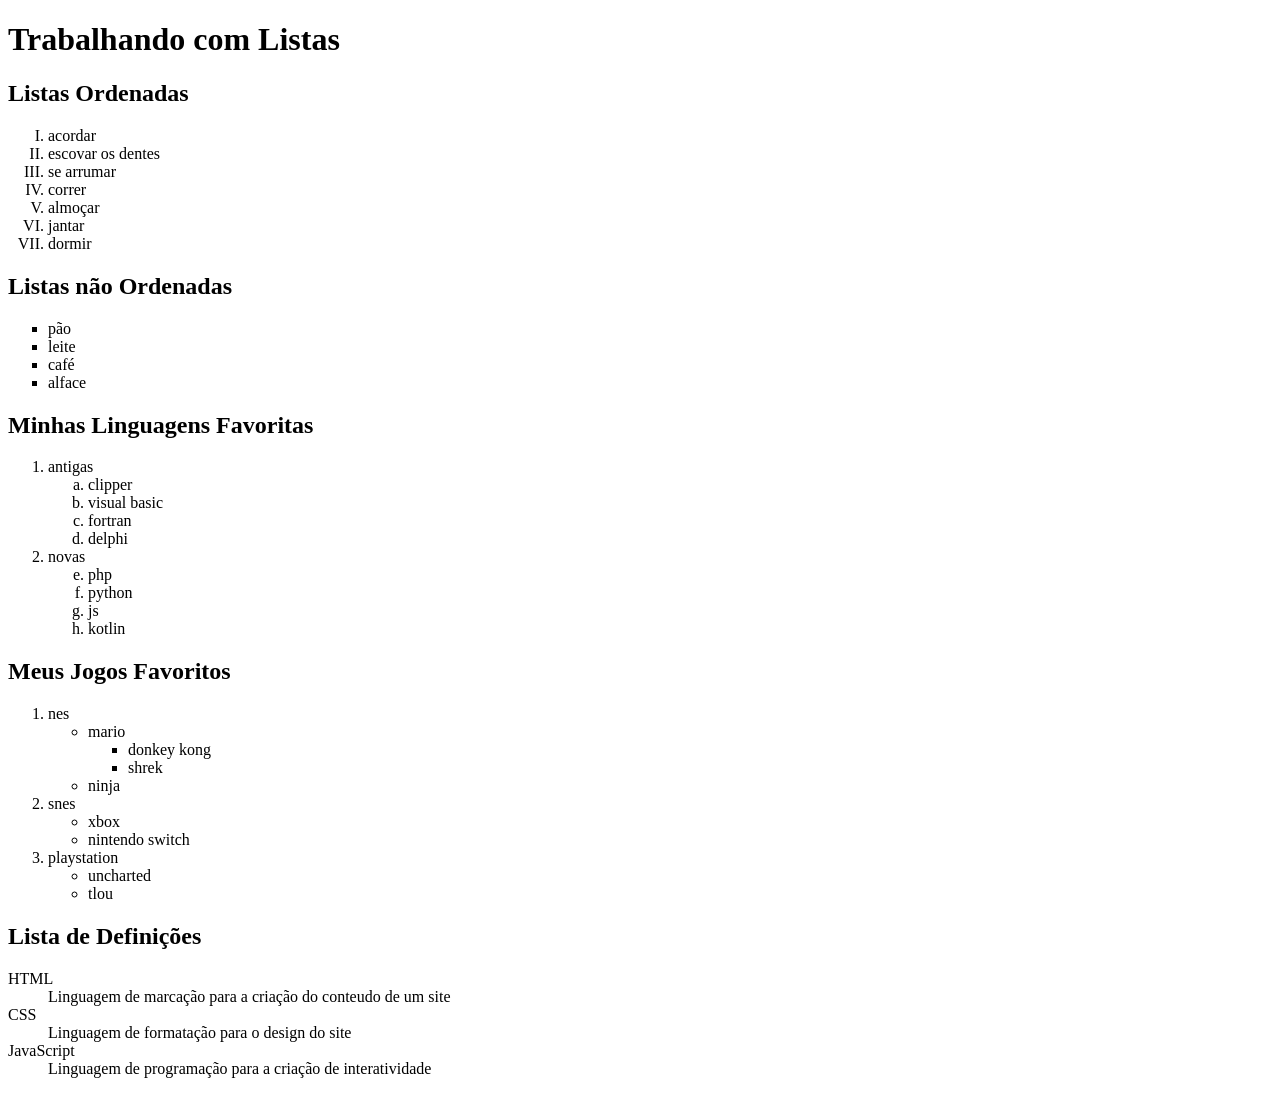
<file: html-css/exercicios-guanabara/ex009/index.html>
<!DOCTYPE html>
<html lang="pt-br">
<head>
    <meta charset="UTF-8">
    <meta http-equiv="X-UA-Compatible" content="IE=edge">
    <meta name="viewport" content="width=device-width, initial-scale=1.0">
    <title>Listas</title>
</head>
<body>
    <h1>Trabalhando com Listas</h1>
    <h2>Listas Ordenadas</h2>
    <ol type="I">   <!--1, A, a, I, i-->
       <li>acordar
       <li>escovar os dentes
       <li>se arrumar
       <li>correr
       <li>almoçar</li>
       <li>jantar</li>
       <li>dormir</li>
    </ol>
    <h2>Listas não Ordenadas</h2>
    <ul type="square">   <!--circle, square, disc-->
        <li>pão</li>
        <li>leite</li>
        <li>café</li>
        <li>alface</li>
    </ul>
    <h2>Minhas Linguagens Favoritas</h2>
    <ol>
        <li>antigas</li>
        <ol type="a">
            <li>clipper</li>
            <li>visual basic</li>
            <li>fortran</li>
            <li>delphi</li>
        </ol>
        <li>novas</li>
        <ol type="a" start="5">
            <li>php</li>
            <li>python</li>
            <li>js</li>
            <li>kotlin</li>
        </ol>
    </ol>
    <h2>Meus Jogos Favoritos</h2>
    <ol>
        <li>nes</li>
        <ul>
            <li>mario</li>
                <ul type="square">
                    <li>donkey kong</li>
                    <li>shrek</li>
                </ul>
            <li>ninja</li>
        </ul>
        <li>snes</li>
        <ul>
            <li>xbox</li>
            <li>nintendo switch</li>
        </ul>
            <li>playstation</li>
        <ul>
            <li>uncharted</li>
            <li>tlou</li>
        </ul>
    </ol>
    <h2>Lista de Definições</h2>
    <dl>
        <dt>HTML</dt>
        <dd>Linguagem de marcação para a criação do conteudo de um site</dd>
        <dt>CSS</dt>
        <dd>Linguagem de formatação para o design do site</dd>
        <dt>JavaScript</dt>
        <dd>Linguagem de programação para a criação de interatividade</dd>
    </dl>
</body>
</html>
</file>
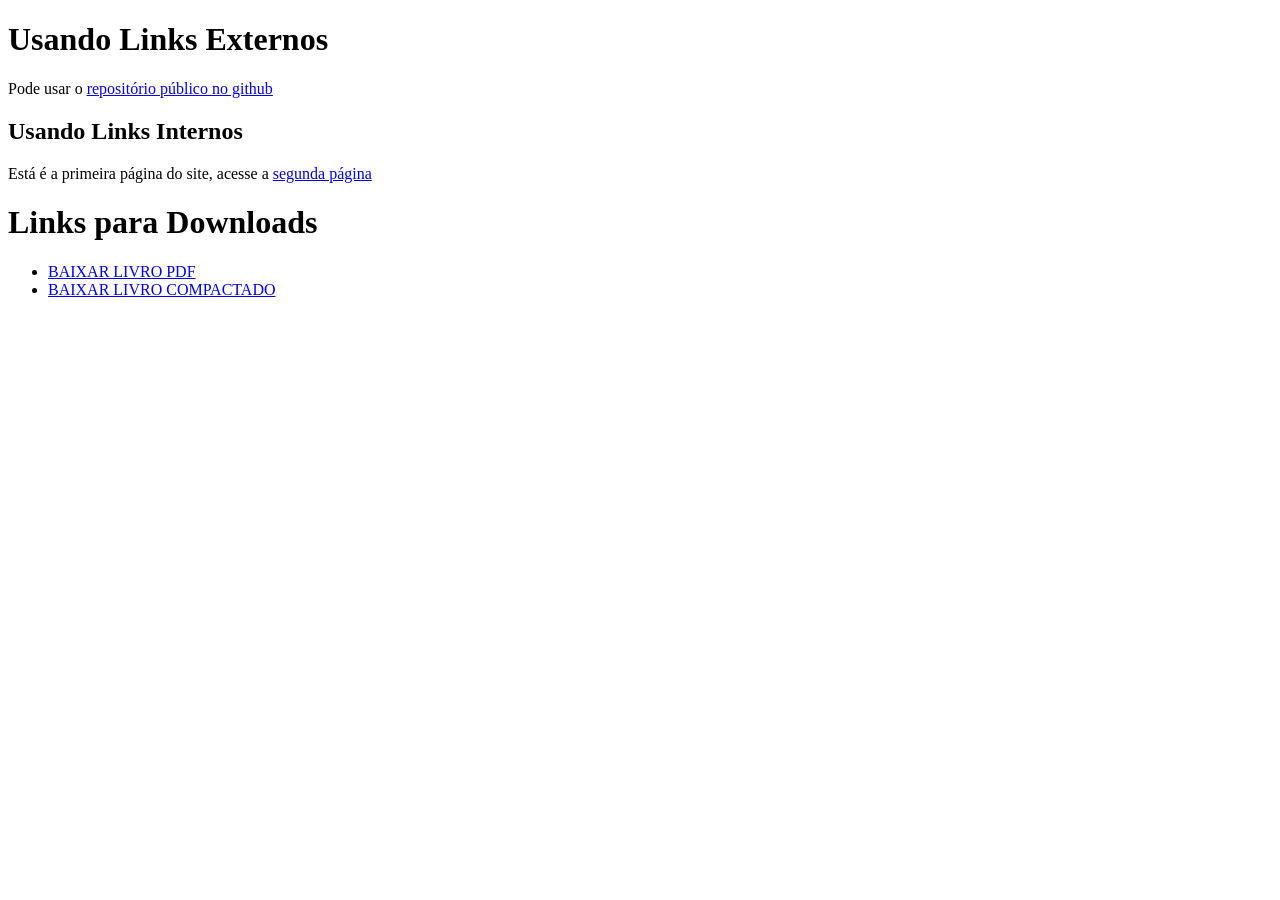
<file: html-css/exercicios-guanabara/ex010/index.html>
<!DOCTYPE html>
<html lang="pt-br">
<head>
    <meta charset="UTF-8">
    <meta http-equiv="X-UA-Compatible" content="IE=edge">
    <meta name="viewport" content="width=device-width, initial-scale=1.0">
    <title>Links</title>
</head>
<body>
    <h1>Usando Links Externos</h1>
    <p>Pode usar o <a href="https://gustavoguanabara.github.io" target="_blank" rel="external">repositório público no github</a></p>
    <h2>Usando Links Internos</h2>
    <p>Está é a primeira página do site, acesse a <a href="pagina002.html" target="_self" rel="next">segunda página</a></p>
    <h1>Links para Downloads</h1>
    <ul>
        <li><a href="livros/teste.pdf" download="=testepdf.pdf" type="=application/pdf">BAIXAR LIVRO PDF</a></li>
        <li><a href="livros/teste.rar" download="testerar.rar" type="application/zip">BAIXAR LIVRO COMPACTADO</a></li>
    </ul>
</body>
</html>
</file>
<file: html-css/impulso-javascript-dio/styles.css>
* {
  padding: 0;
  margin: 0;
  box-sizing: border-box;
  text-decoration: none;
  font-family: sans-serif;
  font-size: 14px;
}

body {
  width: 100%;
  min-height: 100vh;
  background-color: rgb(243, 243, 243);
  margin: 0;
  padding: 0;
  display: flex;
  justify-content: center;
}

.instagram-wrapper {
  display: flex;
  align-items: center;
  justify-content: start;
  width: 60%;
  height: 100vh;
}

.instagram-phone {
  display: flex;
  align-items: center;
  justify-content: center;
  width: 50%;
}

.instagram-phone img {
  height: 50rem;
}

.instagram-continue {
  display: flex;
  align-items: center;
  /* horizontal */
  justify-content: space-around;
  /* vertical */
  flex-direction: column;
  width: 50%;
  min-height: 34rem;
}

.group {
  display: flex;
  justify-content: space-between;
  align-items: center;
  flex-direction: column;
  background-color: #ffffff;
  width: 100%;
  padding: 1.3rem 0;
  border: 1px solid lightgray;
}

.group:nth-child(1) {
  min-height: 19rem;
}

.instagram-logo {
  height: 3rem;
}

.profile-photo {
  display: flex;
  justify-content: center;
  align-items: center;
  border-radius: 50%;
  overflow: hidden;
}

.profile-photo img {
  height: 5rem;
  width: 5rem;
}

.instagram-login {
  background-color: #0095f6;
  color: #ffffff;
  padding: 8px;
  border-radius: 4px;
}

.instagram-logout {
  color: #0095f6;
  margin-top: 1rem;
}

.not-account {
  color: rgb(160, 160, 160);
}

.link-blue {
  color: #0095f6;
}

.get-the-app {
  display: flex;
  flex-direction: column;
  align-items: center;
  justify-content: center;
  width: 100%;
  padding: 1.3rem 0;
}

.download {
  display: flex;
  width: 100%;
  justify-content: space-evenly;
  align-items: center;
  padding: 1rem;
}

.app-download {
  height: 3rem;
  width: 10rem;
  background-size: cover;
}

.app-download:nth-child(1) {
  background-image: url('./img/apple-button.png');
}

.app-download:nth-child(2) {
  background-image: url('./img/googleplay-button.png');
}

/* media queries */


@media (max-width: 1024px) {
  .instagram-wrapper {
    width: 90%;
  }
}

@media (max-width: 650px) {
  body {
    background-color: #ffffff;
  }

  .instagram-wrapper {
    width: 90%;
  }

  .instagram-phone {
    display: none;
  }

  .instagram-continue {
    width: 100%;
  }

  .group {
    border: 1px solid transparent;
  }
}
</file>
<file: html-css/projeto-android/style/style.css>
@charset "UTF-8";

@font-face {
    font-family: 'Android';
    src: url('../fontes/idroid.otf') format('opentype');
    font-weight: normal;
}

:root {
    --cor0: #00E353;
    --cor1: #46B06D;
    --cor2: #009637;
    --cor3: #6FE89C;

    --fonte-padrao: Arial, Verdana, Helvetica, sans-serif;
    --fonte-destaque: 'Android';
}

* {
    margin: 0px;
    padding: 0px;
}

body {
    background-color: #0080003f;
    font-family: var(--fonte-padrao);
}

header {
    background-image: linear-gradient(to right, var(--cor2), var(--cor1));
    min-height: 150px;
    padding-top: 30px;
}

header>h1 {
    font-family: var(--fonte-destaque);
    color: white;
    font-weight: normal;
    margin-top: 30px;
    margin-bottom: 30px;
    font-size: 3em;
    text-shadow: 3px 3px 20px black;
    text-align: center;
}

header>p {
    color: rgba(7, 3, 3, 0.863);
    font-family: var(--fonte-padrao);
    font-size: 1.2em;
    max-width: 600px;
    padding-left: 10px;
    padding-right: 10px;
    margin: auto;
    padding-bottom: 50px;
    text-align: center;
}

nav {
    padding: 10px;
    margin: 1px;
    text-shadow: 3px 3px 20px black;
}

nav>a {
    color: white;
    padding: 10px;
    text-decoration: none;
    font-weight: bold;
}

nav>a:hover {
    background-color: darkgreen;
    color: rgba(172, 255, 47, 0.527);
    border-radius: 5px;
    transition-duration: .5s;
}

main {
    background-color: white;
    margin: auto;
    margin-bottom: 10px;
    padding: 20px;
    border-radius: 0px 0px 10px 10px;
    box-shadow: 0px 0px 20px rgba(0, 0, 0, 0.26);
    min-width: 300px;
    max-width: 1000px;
}

main h1 {
    font-family: var(--fonte-destaque);
    font-weight: normal;
    text-indent: 8px;
}

main p {
    margin: 15px 0px 15px 0px;
    text-align: justify;
    text-indent: 30px;
    line-height: 1.5em;
    font-size: 1.0em;
}

main a {
    text-decoration: none;
    font-weight: bold;
    color: black;
}

a.externo::after {
    content: '\00a0\1f517';
}

main h2 {
    font-family: var(--fonte-destaque);
    font-weight: normal;
    text-indent: 8px;
}

main img {
    width: 100%;
    /* se nao fizer isso, a imagem vaza pela margem */
}

main img.pequena {
    max-width: 350px;
    display: block;
    margin: auto;
}

div.video {
    background-image: linear-gradient(to right, var(--cor2), var(--cor1));
    margin: 0px -20px 30px -20px;
    padding: 20px;
    padding-bottom: 56.5%;
    position: relative;
}

div.video>iframe {
    position: absolute;
    top: 10%;
    left: 5%;
    width: 90%;
    height: 80%;
}

aside {
    background-color: var(--cor3);
    padding: 10px;
    border-radius: 10px;
    box-shadow: 3px 3px 5px black;
}

aside>h3 {
    background-color: var(--cor2);
    color: rgb(0, 0, 0);
    padding: 10px;
    margin: -10px -10px 0px -10px;
    border-radius: 10px 10px 0px 0px;
}

aside>ul {
    list-style-type: '\2714\00a0\00a0';
    /* nao é compatível com todos os navegadores */
    list-style-position: inside;
    columns: 2;
    padding-bottom: 20px;
}

aside>li {
    padding-left: 20px;
}

footer {
    background-color: var(--cor2);
    color: rgba(255, 255, 255, 0.781);
    text-align: center;
    font-size: 0.8em;
    font-family: var(--fonte-destaque);
    padding: 5px;
}

footer a {
    color: black;
}

footer a:hover {
    color: black;
    text-decoration: solid;
    color: var(--cor0);
}
</file>
<file: html-css/projeto-cordel/style/style.css>
@charset "UFT-8";

@import url('https://fonts.googleapis.com/css2?family=Metal+Mania&family=Sriracha&display=swap');

:root {
    --fonte1: Verdana, Geneva, Tahoma, sans-serif;
    --fonte2: 'Metal Mania', cursive;
    --fonte3: 'Sriracha', cursive;
}

* {
    margin: 0px;
    padding: 0px;
    font-family: Verdana, Geneva, Tahoma, sans-serif
}

html {
    min-height: 100vh;
    background-color: darkgray;
    font-family: var(--fonte1);
}

header {
    background-color: black;
    color: white;
    text-align: center;
}

header h1 {
    padding-top: 30px;
    padding-bottom: 30px;
    font-family: var(--fonte2);
    font-size: 3em;
}

.span {
    font-family: var(--fonte3);
    font-size: .9em;
}

a {
    color: white;
    text-decoration: none;
    font-family: var(--fonte3);
}

a:hover {
    text-decoration: underline;

}

section {
    padding-top: 10vh;
    padding-bottom: 10vh;
    line-height: 2em;
    padding-left: 30px;
    font-family: var(--fonte3);
}

section p {
    padding-bottom: 1.5em;
}

.normal {
    background-color: white;
    color: black;
}

.imagem {
    background-color: rgba(0, 0, 0, 0.644);
    color: white;
    box-shadow: inset 6px 6px 13px 0px rgba(0, 0, 0, 0.603);
    background-size: cover;
    background-attachment: fixed;
}

.imagem p {
    background-color: rgba(0, 0, 0, 0.5);
    display: inline-block;
    padding: 5px;
    text-shadow: 1px 1px 1px black;
}

#img01 {
    background-image: url('../imagens/background001.jpg');
    background-position: right center;
}

#img02 {
    background-image: url('../imagens/background002.jpg');
    background-position: right center;

}

footer {
    background-color: black;
    color: white;
    text-align: center;
    font-size: .9em;
    font-variant: small-caps;
    position: absolute;
    width: 100vw;
    font-family: var(--fonte1);
}

footer a {
    color: white;
    text-decoration: none;
    font-family: var(--fonte3);
    font-size: 1.25em;
    text-decoration: underline;
}
</file>
